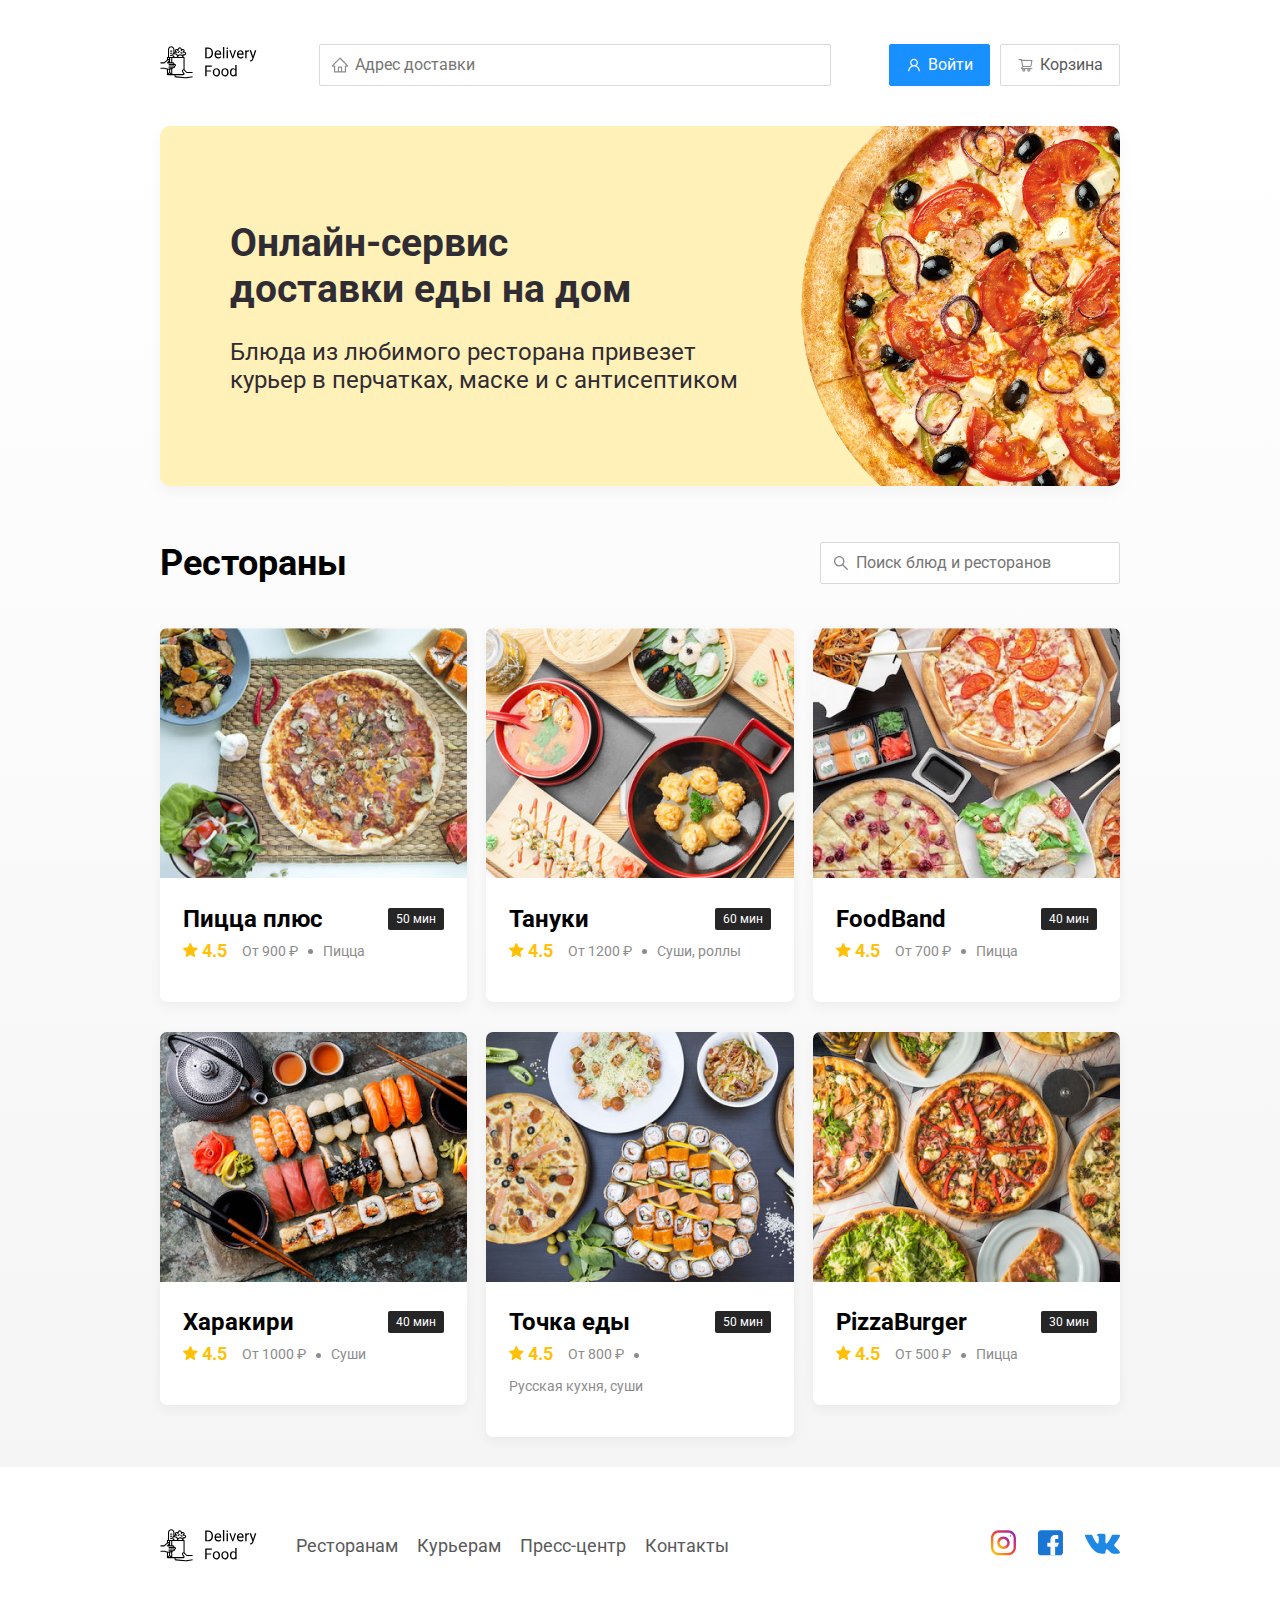
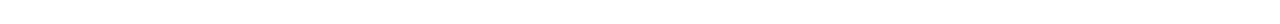
<file: index.html>
<!DOCTYPE html>
<html lang="ru">
	<head>
		<meta charset="UTF-8" />
		<meta name="viewport" content="width=device-width, initial-scale=1.0" />
		<title>Delivery Food - доставка еды на дом</title>
		<link
			href="https://fonts.googleapis.com/css?family=Roboto:400,700&display=swap&subset=cyrillic"
			rel="stylesheet"
		/>
		<link rel="stylesheet" href="css/normalize.css" />
		<link rel="stylesheet" href="css/animate.css" />
		<link rel="stylesheet" href="css/style.css" />
	</head>
	<body>
		<div class="container">
			<header class="header">
				<a href="index.html" class="logo"
					><img src="img/logo.svg" alt="Logo"
				/></a>
				<input
					type="text"
					class="input input-addres"
					placeholder="Адреc доставки"
				/>
				<div class="buttons">
					<button class="button button-primary">
						<img class="button-icon" src="img/user.svg" alt="user" />
						<span class="button-txet">Войти</span>
					</button>
					<button class="button" id="cart-button">
						<img
							class="button-icon"
							src="img/shopping-cart.svg"
							alt="shopping-cart"
						/>
						<span class="button-txet">Корзина</span>
					</button>
				</div>
			</header>
		</div>
		<!-- /.container -->

		<main class="main">
			<div class="container">
				<section class="promo animated fadeInRight delay-0.4s">
					<h1 class="promo-title">
						Онлайн-сервис <br />доставки еды на дом
					</h1>
					<p class="promo-text">
						Блюда из любимого ресторана привезет курьер в перчатках, маске
						и с антисептиком
					</p>
				</section>

				<section class="restaurants">
					<div class="section-heading">
						<h2 class="section-title">Рестораны</h2>
						<input
							type="text"
							class="input input-seach"
							placeholder="Поиск блюд и ресторанов"
						/>
					</div>
					<div class="cards">
						<a href="restaurant.html" class="card">
							<img
								src="img/card-img/01.jpg"
								alt="image"
								class="crad-image"
							/>
							<div class="card-text">
								<div class="card-heading">
									<h3 class="card-title">Пицца плюс</h3>
									<span class="card-tag tag">50 мин</span>
								</div>
								<!-- /.card-heading -->
								<div class="card-info">
									<div class="rating">
										<img
											src="img/rating.svg"
											alt="rating"
											class="rating-star"
										/>
										4.5
									</div>
									<div class="price">От 900 ₽</div>
									<div class="category">Пицца</div>
								</div>
								<!-- /.card-info -->
							</div>
							<!-- /.card-text -->
						</a>
						<!-- /.card -->

						<a href="restaurant.html" class="card">
							<img
								src="img/card-img/02.jpg"
								alt="image"
								class="crad-image"
							/>
							<div class="card-text">
								<div class="card-heading">
									<h3 class="card-title">Тануки</h3>
									<span class="card-tag tag">60 мин</span>
								</div>
								<!-- /.card-heading -->
								<div class="card-info">
									<div class="rating">
										<img
											src="img/rating.svg"
											alt="rating"
											class="rating-star"
										/>
										4.5
									</div>
									<div class="price">От 1200 ₽</div>
									<div class="category">Суши, роллы</div>
								</div>
								<!-- /.card-info -->
							</div>
							<!-- /.card-text -->
						</a>
						<!-- /.card -->

						<a href="restaurant.html" class="card">
							<img
								src="img/card-img/03.jpg"
								alt="image"
								class="crad-image"
							/>
							<div class="card-text">
								<div class="card-heading">
									<h3 class="card-title">FoodBand</h3>
									<span class="card-tag tag">40 мин</span>
								</div>
								<!-- /.card-heading -->
								<div class="card-info">
									<div class="rating">
										<img
											src="img/rating.svg"
											alt="rating"
											class="rating-star"
										/>
										4.5
									</div>
									<div class="price">От 700 ₽</div>
									<div class="category">Пицца</div>
								</div>
								<!-- /.card-info -->
							</div>
							<!-- /.card-text -->
						</a>
						<!-- /.card -->

						<a href="restaurant.html" class="card">
							<img
								src="img/card-img/04.jpg"
								alt="image"
								class="crad-image"
							/>
							<div class="card-text">
								<div class="card-heading">
									<h3 class="card-title">Харакири</h3>
									<span class="card-tag tag">40 мин</span>
								</div>
								<!-- /.card-heading -->
								<div class="card-info">
									<div class="rating">
										<img
											src="img/rating.svg"
											alt="rating"
											class="rating-star"
										/>
										4.5
									</div>
									<div class="price">От 1000 ₽</div>
									<div class="category">Суши</div>
								</div>
								<!-- /.card-info -->
							</div>
							<!-- /.card-text -->
						</a>
						<!-- /.card -->

						<a href="restaurant.html" class="card">
							<img
								src="img/card-img/05.jpg"
								alt="image"
								class="crad-image"
							/>
							<div class="card-text">
								<div class="card-heading">
									<h3 class="card-title">Точка еды</h3>
									<span class="card-tag tag">50 мин</span>
								</div>
								<!-- /.card-heading -->
								<div class="card-info">
									<div class="rating">
										<img
											src="img/rating.svg"
											alt="rating"
											class="rating-star"
										/>
										4.5
									</div>
									<div class="price">От 800 ₽</div>
									<div class="category">Русская кухня, суши</div>
								</div>
								<!-- /.card-info -->
							</div>
							<!-- /.card-text -->
						</a>
						<!-- /.card -->

						<a href="restaurant.html" class="card">
							<img
								src="img/card-img/06.jpg"
								alt="image"
								class="crad-image"
							/>
							<div class="card-text">
								<div class="card-heading">
									<h3 class="card-title">PizzaBurger</h3>
									<span class="card-tag tag">30 мин</span>
								</div>
								<!-- /.card-heading -->
								<div class="card-info">
									<div class="rating">
										<img
											src="img/rating.svg"
											alt="rating"
											class="rating-star"
										/>
										4.5
									</div>
									<div class="price">От 500 ₽</div>
									<div class="category">Пицца</div>
								</div>
								<!-- /.card-info -->
							</div>
							<!-- /.card-text -->
						</a>
						<!-- /.card -->
					</div>
					<!-- /.cards -->
				</section>
			</div>
		</main>

		<footer class="footer">
			<div class="container">
				<div class="footer-block">
					<img src="img/logo.svg " alt="logo" class="logo footer-logo" />
					<nav class="footer-nav">
						<a href="#" class="footer-link">Ресторанам </a>
						<a href="#" class="footer-link">Курьерам</a>
						<a href="#" class="footer-link">Пресс-центр</a>
						<a href="#" class="footer-link">Контакты</a>
					</nav>
					<div class="social-links">
						<a href="https://www.instagram.com" class="social-link"
							><img src="img/instagram.svg" alt="instagram"
						/></a>
						<a href="https://www.facebook.com" class="social-link"
							><img src="img/fb.svg" alt="facebook"
						/></a>
						<a href="https://vk.com" class="social-link"
							><img src="img/vk.svg" alt="vk"
						/></a>
					</div>
				</div>
			</div>
		</footer>

		<div class="modal animated bounceInDown">
			<div class="modal-dialog">
				<div class="modal-header">
					<h3 class="modal-title">Корзина</h3>
					<button class="close">&times</button>
				</div>
				<!-- /.modal-header -->
				<div class="modal-body">
					<div class="food-row">
						<span class="food-name">Ролл угорь стандарт</span>
						<strong class="food-price">250 ₽</strong>
						<div class="food-counter">
							<button class="counter-button">-</button>
							<span class="counter">1</span>
							<button class="counter-button">+</button>
						</div>
					</div>
					<!-- /.foods-row -->
					<div class="food-row">
						<span class="food-name">Ролл угорь стандарт</span>
						<strong class="food-price">250 ₽</strong>
						<div class="food-counter">
							<button class="counter-button">-</button>
							<span class="counter">1</span>
							<button class="counter-button">+</button>
						</div>
					</div>
					<!-- /.foods-row -->
					<div class="food-row">
						<span class="food-name">Ролл угорь стандарт</span>
						<strong class="food-price">250 ₽</strong>
						<div class="food-counter">
							<button class="counter-button">-</button>
							<span class="counter">1</span>
							<button class="counter-button">+</button>
						</div>
					</div>
					<!-- /.foods-row -->
					<div class="food-row">
						<span class="food-name">Ролл угорь стандарт</span>
						<strong class="food-price">250 ₽</strong>
						<div class="food-counter">
							<button class="counter-button">-</button>
							<span class="counter">1</span>
							<button class="counter-button">+</button>
						</div>
					</div>
					<!-- /.foods-row -->
					<div class="food-row">
						<span class="food-name">Ролл угорь стандарт</span>
						<strong class="food-price">250 ₽</strong>
						<div class="food-counter">
							<button class="counter-button">-</button>
							<span class="counter">1</span>
							<button class="counter-button">+</button>
						</div>
					</div>
					<!-- /.foods-row -->
				</div>
				<!-- /.modal-body -->
				<div class="modal-footer">
					<span class="modal-pricetag">1250 ₽</span>
					<div class="footer-buttons">
						<button class="button button-primary">Оформить заказ</button>
						<button class="button">Отмена</button>
					</div>
				</div>
				<!-- /.modal-footer -->
			</div>
			<!-- /.modal-dialog -->
		</div>
		<!-- /.modal -->
		<script src="js/wow.min.js"></script>
		<script src="js/main.js"></script>
	</body>
</html>
</file>
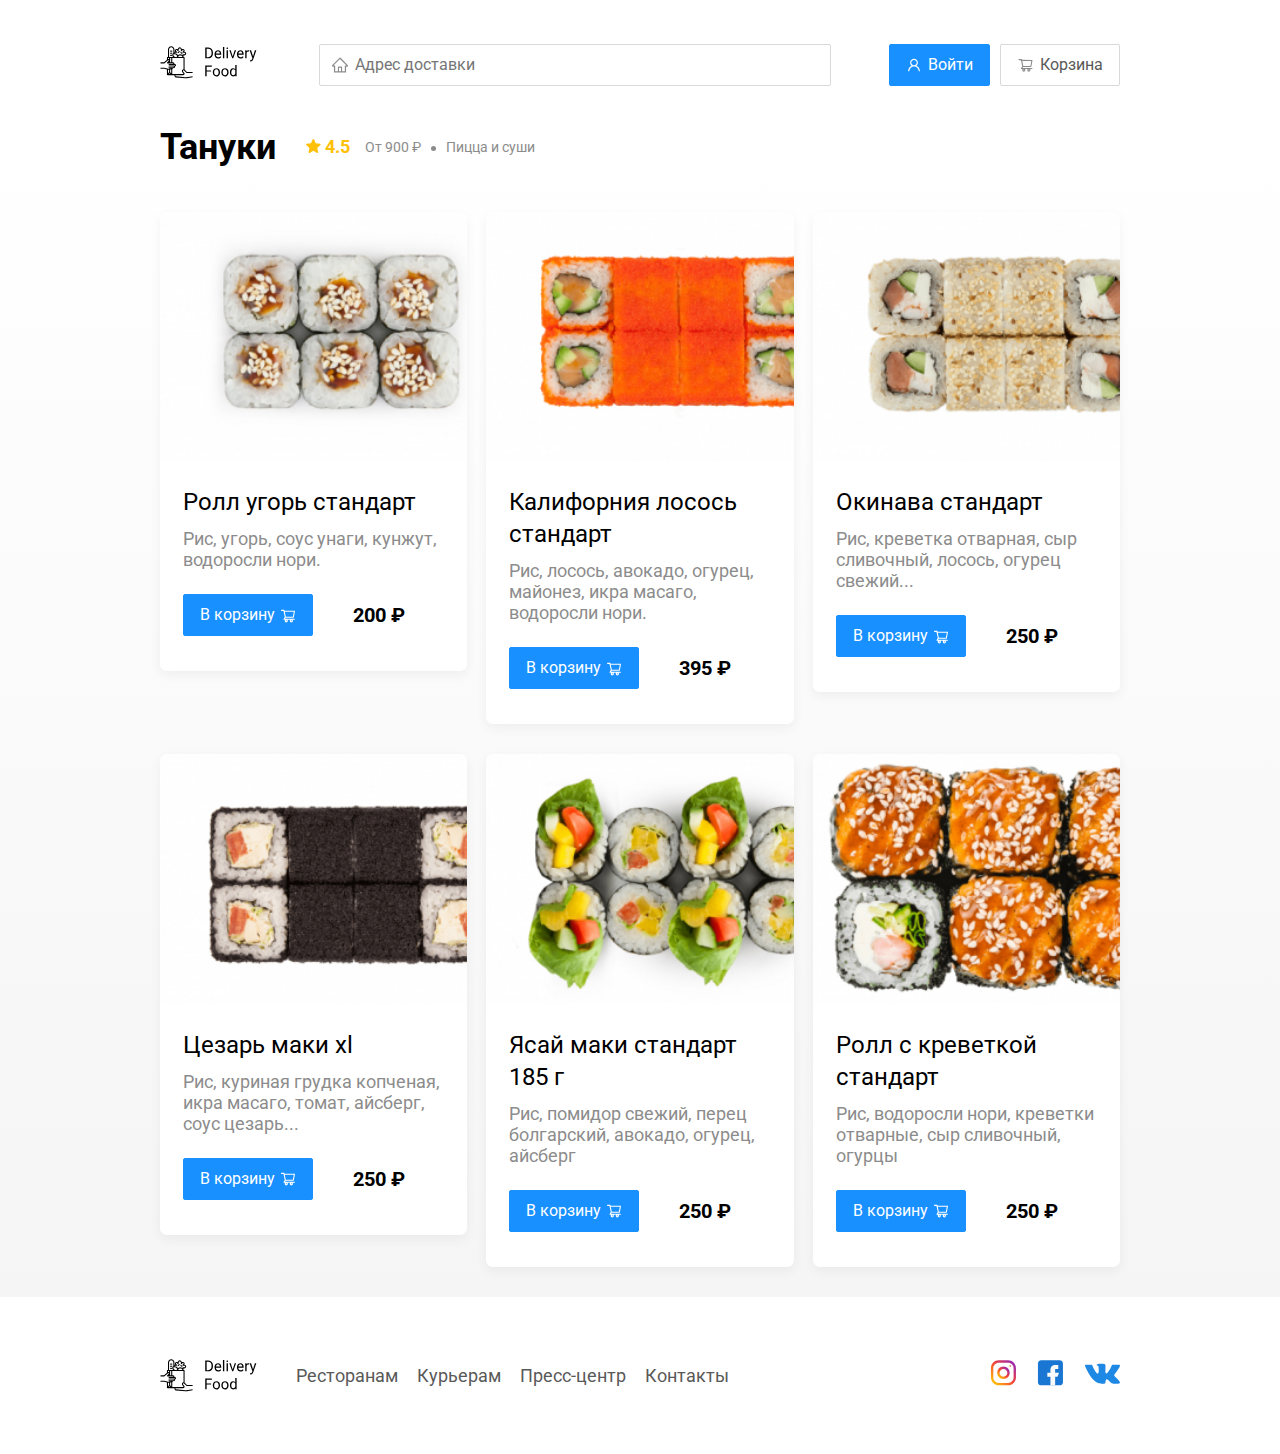
<file: restaurant.html>
<!DOCTYPE html>
<html lang="ru">
<head>
   <meta charset="UTF-8">
   <meta name="viewport" content="width=device-width, initial-scale=1.0">
   <title>PizzaBurger - доставка еды на дом</title>
   <link href="https://fonts.googleapis.com/css?family=Roboto:400,700&display=swap&subset=cyrillic" rel="stylesheet">
   <link rel="stylesheet" href="css/normalize.css">
   <link rel="stylesheet" href="css/animate.css">
   <link rel="stylesheet" href="css/style.css">
</head>
<body>
   <div class="container">
      <header class="header">
         <a href="index.html" class="logo"><img src="img/logo.svg" alt="Logo"></a>
         <input type="text" class="input input-addres" placeholder="Адреc доставки">
         <div class="buttons">
            <button class="button button-primary">
               <img class="button-icon" src="img/user.svg" alt="user">
               <span class="button-txet">Войти</span>
            </button>
            <button class="button" id="cart-button">
               <img class="button-icon" src="img/shopping-cart.svg" alt="shopping-cart">
               <span class="button-txet">Корзина</span>
            </button>
         </div>
      </header>
   </div>
   <!-- /.container -->

   <main class="main">
      <div class="container">
   
         <section class="restaurants">
            <div class="section-heading">
               <h2 class="section-title">Тануки</h2>
               <div class="card-info">
                  <div class="rating"><img src="img/rating.svg" alt="rating" class="rating-star"> 4.5</div>
                  <div class="price">От 900 ₽</div>
                  <div class="category">Пицца и суши</div>
               </div>
               <!-- /.card-info -->
            </div>
            <div class="cards">
               <div class="card wow fadeInUp" data-wow-delay="0.2s">
                  <img src="img/rest-card-img/01.jpg" alt="image" class="crad-image">
                  <div class="card-text">
                     <div class="card-heading">
                        <h3 class="card-title card-title-reg">Ролл угорь стандарт</h3>
                        </div>
                     <!-- /.card-heading -->
                     <div class="card-info">
                        <div class="ingredients">Рис, угорь, соус унаги, кунжут, водоросли нори.</div>
                     </div>
                     <!-- /.card-info -->
                     <div class="card-buttons">
                        <button class="button button-primary">
                           <span class="button-card-text">В корзину</span>
                           <img 
                              src="img/shopping-cart-white.svg" 
                              alt="shopping-cart" 
                              class="button-caard-image">
                        </button>
                        <strong class="card-price-bold"> 200 ₽</strong>
                     </div>
                  </div>
                  <!-- /.card-text -->
               </div>
               <!-- /.card -->
   
               <div class="card card wow fadeInUp" data-wow-delay="0.4s">
                  <img src="img/rest-card-img/02.jpg" alt="image" class="crad-image">
                  <div class="card-text">
                     <div class="card-heading">
                        <h3 class="card-title card-title-reg">Калифорния лосось стандарт</h3>
                        </div>
                     <!-- /.card-heading -->
                     <div class="card-info">
                        <div class="ingredients">Рис, лосось, авокадо, огурец, майонез, икра масаго, водоросли нори.</div>
                     </div>
                     <!-- /.card-info -->
                     <div class="card-buttons">
                        <button class="button button-primary">
                           <span class="button-card-text">В корзину</span>
                           <img 
                              src="img/shopping-cart-white.svg" 
                              alt="shopping-cart" 
                              class="button-caard-image">
                        </button>
                        <strong class="card-price-bold"> 395 ₽</strong>
                     </div>
                  </div>
                  <!-- /.card-text -->
               </div>
               <!-- /.card -->
   
               <div class="card card wow fadeInUp" data-wow-delay="0.6s">
                  <img src="img/rest-card-img/03.jpg" alt="image" class="crad-image">
                  <div class="card-text">
                     <div class="card-heading">
                        <h3 class="card-title card-title-reg">Окинава стандарт</h3>
                        </div>
                     <!-- /.card-heading -->
                     <div class="card-info">
                        <div class="ingredients"> Рис, креветка отварная, сыр сливочный, лосось, огурец свежий...</div>
                     </div>
                     <!-- /.card-info -->
                     <div class="card-buttons">
                        <button class="button button-primary">
                           <span class="button-card-text">В корзину</span>
                           <img 
                              src="img/shopping-cart-white.svg" 
                              alt="shopping-cart" 
                              class="button-caard-image">
                        </button>
                        <strong class="card-price-bold"> 250 ₽</strong>
                     </div>
                  </div>
                  <!-- /.card-text -->
               </div>
               <!-- /.card -->
   
               <div class="card card wow fadeInUp" data-wow-delay="0.2s">
                  <img src="img/rest-card-img/04.jpg" alt="image" class="crad-image">
                  <div class="card-text">
                     <div class="card-heading">
                        <h3 class="card-title card-title-reg">Цезарь маки хl</h3>
                        </div>
                     <!-- /.card-heading -->
                     <div class="card-info">
                        <div class="ingredients">Рис, куриная грудка копченая, икра масаго, томат, айсберг, соус цезарь...</div>
                     </div>
                     <!-- /.card-info -->
                     <div class="card-buttons">
                        <button class="button button-primary">
                           <span class="button-card-text">В корзину</span>
                           <img 
                              src="img/shopping-cart-white.svg" 
                              alt="shopping-cart" 
                              class="button-caard-image">
                        </button>
                        <strong class="card-price-bold"> 250 ₽</strong>
                     </div>
                  </div>
                  <!-- /.card-text -->
               </div>
               <!-- /.card -->
   
               <div class="card card wow fadeInUp" data-wow-delay="0.4s">
                  <img src="img/rest-card-img/05.jpg" alt="image" class="crad-image">
                  <div class="card-text">
                     <div class="card-heading">
                        <h3 class="card-title card-title-reg">Ясай маки стандарт 185 г</h3>
                        </div>
                     <!-- /.card-heading -->
                     <div class="card-info">
                        <div class="ingredients">Рис, помидор свежий, перец болгарский, авокадо, огурец, айсберг</div>
                     </div>
                     <!-- /.card-info -->
                     <div class="card-buttons">
                        <button class="button button-primary">
                           <span class="button-card-text">В корзину</span>
                           <img 
                              src="img/shopping-cart-white.svg" 
                              alt="shopping-cart" 
                              class="button-caard-image">
                        </button>
                        <strong class="card-price-bold"> 250 ₽</strong>
                     </div>
                  </div>
                  <!-- /.card-text -->
               </div>
               <!-- /.card -->
   
               <div class="card card wow fadeInUp" data-wow-delay="0.6s">
                  <img src="img/rest-card-img/06.jpg" alt="image" class="crad-image">
                  <div class="card-text">
                     <div class="card-heading">
                        <h3 class="card-title card-title-reg">Ролл с креветкой стандарт</h3>
                        </div>
                     <!-- /.card-heading -->
                     <div class="card-info">
                        <div class="ingredients">Рис, водоросли нори, креветки отварные, сыр сливочный, огурцы</div>
                     </div>
                     <!-- /.card-info -->
                     <div class="card-buttons">
                        <button class="button button-primary">
                           <span class="button-card-text">В корзину</span>
                           <img 
                              src="img/shopping-cart-white.svg" 
                              alt="shopping-cart" 
                              class="button-caard-image">
                        </button>
                        <strong class="card-price-bold"> 250 ₽</strong>
                     </div>
                  </div>
                  <!-- /.card-text -->
               </div>
               <!-- /.card -->
            </div>
            <!-- /.cards -->
         </section>
      </div>
   </main>

   <footer class="footer">
      <div class="container">
         <div class="footer-block">
            <img src="img/logo.svg " alt="logo" class="logo footer-logo">
            <nav class="footer-nav">
               <a href="#" class="footer-link">Ресторанам </a>
               <a href="#" class="footer-link">Курьерам</a>
               <a href="#" class="footer-link">Пресс-центр</a>
               <a href="#" class="footer-link">Контакты</a>
            </nav>
            <div class="social-links">
               <a href="#" class="social-link"><img src="img/instagram.svg" alt="instagram"></a>
               <a href="#" class="social-link"><img src="img/fb.svg" alt="facebook"></a>
               <a href="#" class="social-link"><img src="img/vk.svg" alt="vk"></a>
            </div>
         </div>
      </div>
   </footer>
   
   <div class="modal animated bounceInDown">
      <div class="modal-dialog">
         <div class="modal-header">
            <h3 class="modal-title">Корзина</h3>
            <button class="close">&times</button>
         </div>
         <!-- /.modal-header -->
         <div class="modal-body">
            <div class="food-row">
               <span class="food-name">Ролл угорь стандарт</span>
               <strong class="food-price">250 ₽</strong>
               <div class="food-counter">
                  <button class="counter-button">-</button>
                  <span class="counter">1</span>
                  <button class="counter-button">+</button>
               </div>
            </div>
            <!-- /.foods-row -->
            <div class="food-row">
               <span class="food-name">Ролл угорь стандарт</span>
               <strong class="food-price">250 ₽</strong>
               <div class="food-counter">
                  <button class="counter-button">-</button>
                  <span class="counter">1</span>
                  <button class="counter-button">+</button>
               </div>
            </div>
            <!-- /.foods-row -->
            <div class="food-row">
               <span class="food-name">Ролл угорь стандарт</span>
               <strong class="food-price">250 ₽</strong>
               <div class="food-counter">
                  <button class="counter-button">-</button>
                  <span class="counter">1</span>
                  <button class="counter-button">+</button>
               </div>
            </div>
            <!-- /.foods-row -->
            <div class="food-row">
               <span class="food-name">Ролл угорь стандарт</span>
               <strong class="food-price">250 ₽</strong>
               <div class="food-counter">
                  <button class="counter-button">-</button>
                  <span class="counter">1</span>
                  <button class="counter-button">+</button>
               </div>
            </div>
            <!-- /.foods-row -->
            <div class="food-row">
               <span class="food-name">Ролл угорь стандарт</span>
               <strong class="food-price">250 ₽</strong>
               <div class="food-counter">
                  <button class="counter-button">-</button>
                  <span class="counter">1</span>
                  <button class="counter-button">+</button>
               </div>
            </div>
            <!-- /.foods-row -->
         </div>
         <!-- /.modal-body -->
         <div class="modal-footer">
            <span class="modal-pricetag">1250 ₽</span>
            <div class="footer-buttons">
               <button class="button button-primary">Оформить заказ</button>
               <button class="button">Отмена</button>
            </div>
         </div>
         <!-- /.modal-footer -->
      </div>
      <!-- /.modal-dialog -->
   </div>
   <!-- /.modal -->
   <script src="js/wow.min.js"></script>
   <script src="js/main.js"></script>
</body>
</html>
</file>
<file: css/style.css>
* {
	box-sizing: border-box;
}
body {
	font-family: "Roboto", sans-serif;
	padding-top: 44px;
}
.container {
	max-width: 1200px;
	margin: auto;
}
.header {
	display: flex;
	align-items: center;
	justify-content: space-between;
	margin-bottom: 40px;
}
.input {
	background: #ffffff;
	border: 1px solid #d9d9d9;
	border-radius: 2px;
	font-size: 16px;
	line-height: 24px;
	padding: 8px;
	padding-left: 35px;
	background-repeat: no-repeat;
	background-position: left 11px center;
}
.input-addres {
	flex: 0.8;
	background-image: url(../img/home.svg);
}
.input-seach {
	width: 300px;
	background-image: url(../img/search.svg);
	margin-left: auto;
}
.buttons {
	display: flex;
	align-items: center;
}
.button {
	display: flex;
	align-items: center;
	padding: 8px 16px;
	background: #ffffff;
	border: 1px solid #d9d9d9;
	box-shadow: 0px 0px 2px rgba(0, 0, 0, 0.0015);
	border-radius: 2px;
	color: #595959;
	font-size: 16px;
	line-height: 24px;
	cursor: pointer;
}
.button-primary {
	background: #1890ff;
	border: 1px solid #1890ff;
	color: #fff;
	margin-right: 10px;
}
.button-icon {
	margin-right: 6px;
}
.button-card-text {
	margin-right: 5px;
}

/* ======================================================================================================== */

.promo {
	box-shadow: 0px 7px 12px rgba(158, 158, 163, 0.1);
	background: #fff1b8 url(../img/promo-image.png) no-repeat top -100px right -247px /
		924px;
	border-radius: 10px;
	padding: 68px 70px;
	margin-bottom: 56px;
}
.promo-title {
	font-weight: bold;
	font-size: 39px;
	line-height: 46px;
	color: #302c34;
}
.promo-text {
	font-weight: normal;
	font-size: 24px;
	line-height: 28px;
	color: #302c34;
	max-width: 538px;
}

/* ======================================================================================================== */

.main {
	background: linear-gradient(
		180deg,
		rgba(245, 245, 245, 0) 1.04%,
		#f5f5f5 100%
	);
}
.section-heading {
	display: flex;
	align-items: center;
	margin-bottom: 44px;
}
.section-title {
	margin: 0;
	font-style: normal;
	font-weight: bold;
	font-size: 36px;
	line-height: 42px;
	margin-right: 30px;
}
.cards {
	display: flex;
	flex-wrap: wrap;
	justify-content: space-between;
	align-items: flex-start;
}
.card {
	background: #ffffff;
	box-shadow: 0px 4px 12px rgba(0, 0, 0, 0.05);
	border-radius: 7px;
	overflow: hidden;
	margin-bottom: 30px;
	flex-basis: 32%;
	text-decoration: none;
	color: #000;
}
.crad-image {
	width: 384px;
	height: 250px;
	object-fit: cover;
}
.card-text {
	padding: 20px 23px 35px 23px;
}
.card-heading {
	display: flex;
	justify-content: space-between;
	align-items: center;
}
.card-title {
	margin: 0;
	font-style: normal;
	font-weight: bold;
	font-size: 24px;
	line-height: 32px;
}
.card-title-reg {
	font-weight: 400;
	margin-bottom: 10px;
}
.card-tag {
	font-style: normal;
	font-weight: normal;
	font-size: 12px;
	line-height: 20px;
	color: #ffffff;
	background: #262626;
	border-radius: 2px;
	padding: 1px 8px;
}
.card-info {
	display: flex;
	align-items: center;
	flex-wrap: wrap;
}
.card-buttons {
	display: flex;
	align-items: center;
	margin-top: 24px;
}
.card-price-bold {
	font-weight: bold;
	font-size: 20px;
	line-height: 32px;
	color: #000000;
	margin-left: 30px;
}
.rating {
	margin-right: 26px;
	font-style: normal;
	font-weight: bold;
	font-size: 18px;
	line-height: 32px;
	color: #ffc107;
}
.price,
.category {
	font-style: normal;
	font-weight: normal;
	font-size: 18px;
	line-height: 32px;
	color: #8c8c8c;
}
.ingredients {
	font-size: 18px;
	line-height: 21px;
	color: #8c8c8c;
}
.category {
	text-overflow: ellipsis;
	overflow: hidden;
	white-space: nowrap;
	max-width: 150px;
}
.price {
	margin-right: 10px;
}
.price:after {
	content: "";
	width: 5px;
	height: 5px;
	background-color: #8c8c8c;
	display: inline-block;
	vertical-align: middle;
	border-radius: 50%;
	margin-left: 10px;
}

/* ======================================================================================================== */

.footer {
	padding: 60px 0;
}
.footer-block {
	display: flex;
	align-items: center;
	justify-content: space-between;
}
.footer-nav {
	margin-left: 35px;
	margin-right: auto;
}
.footer-link {
	display: inline-block;
	color: #595959;
	font-style: normal;
	font-weight: normal;
	font-size: 18px;
	line-height: 21px;
	text-decoration: none;
}
.footer-link:not(:last-child) {
	margin-right: 15px;
}
.social-links {
	display: flex;
	align-items: center;
}
.social-link:not(:last-child) {
	margin-right: 21px;
}

/* ====================================================================== */
.modal {
	position: fixed;
	top: 0;
	left: 0;
	width: 100%;
	height: 100%;
	background: rgba(0, 0, 0, 0.4);
	display: none;
}
.is-open {
	display: flex;
}
.modal-dialog {
	max-width: 780px;
	width: 95%;
	background: #ffffff;
	border-radius: 5px;
	margin: auto;
	padding: 40px 45px;
}
.modal-header {
	display: flex;
	align-items: center;
	justify-content: space-between;
	margin-bottom: 45px;
}
.modal-title {
	margin: 0;
	font-weight: bold;
	font-size: 36px;
	line-height: 42px;
}
.close {
	font-size: 36px;
	border: none;
	background-color: transparent;
	cursor: pointer;
}
.modal-body {
	margin-bottom: 52px;
}
.food-row {
	display: flex;
	align-items: flex-start;
	justify-content: space-between;
	padding-bottom: 8px;
	border-bottom: 1px solid #d9d9d9;
	margin-bottom: 15px;
}
.food-name {
	font-weight: normal;
	font-size: 18px;
	line-height: 32px;
}
.food-price {
	margin-left: auto;
	margin-right: 47px;
	font-weight: bold;
	font-size: 20px;
	line-height: 32px;
}
.food-counter {
	display: flex;
	align-items: center;
}
.counter-button {
	display: flex;
	align-items: center;
	justify-content: center;
	width: 39px;
	height: 32px;
	background: #ffffff;
	border: 1px solid #40a9ff;
	box-sizing: border-box;
	border-radius: 2px;
	font-weight: normal;
	font-size: 14px;
	line-height: 22px;
	color: #40a9ff;
}
.counter {
	font-size: 16px;
	line-height: 24px;
	margin: 0 10px;
}
.modal-footer {
	display: flex;
	align-items: center;
	justify-content: space-between;
}
.modal-pricetag {
	padding: 15px 20px;
	background: #262626;
	border-radius: 5px;
	font-size: 20px;
	line-height: 23px;
	color: #fafafa;
}
.footer-buttons {
	display: flex;
	align-items: center;
}

/* ====================================================================== */

@media (max-width: 1366px) {
	.container {
		max-width: 960px;
	}
	.promo {
		background-position: center right -300px;
		background-size: 750px;
	}
	.rating {
		margin-right: 15px;
	}
	.category,
	.price {
		font-size: 14px;
	}
}
@media (max-width: 992px) {
	.container {
		max-width: 750px;
	}
	.promo {
		padding: 50px;
		background-size: 500px;
		background-position: center right -200px;
	}
	.promo-text {
		font-size: 18px;
		max-width: 400px;
	}
	.card {
		flex-basis: 49%;
	}
	.footer-link {
		font-size: 16px;
	}
}
@media (max-width: 768px) {
	.container {
		max-width: 560px;
	}
	.card-info {
		flex-wrap: wrap;
	}
	.card .rating {
		flex-basis: 100%;
	}
	.card-title {
		font-size: 18px;
	}
	.promo {
		background-size: 400px;
		background-position: bottom 50px right -200px;
	}
	.promo-title {
		font-size: 24px;
		line-height: 1.4;
	}
	.promo-text {
		margin: 0;
	}
	.modal-header {
		margin-bottom: 30px;
	}
	.modal-title {
		font-size: 36px;
	}
}
@media (max-width: 578px) {
	.container {
		width: 90%;
	}
	.header {
		flex-wrap: wrap;
	}
	.input-addres {
		margin-top: 10px;
		order: 5;
		flex: 1;
	}
	.promo {
		background-image: none;
	}
	.promo-title {
		margin-bottom: 10px;
	}
	.section-title {
		font-size: 20px;
	}
	.card {
		flex-basis: 100%;
	}
	.crad-image {
		width: 100%;
	}
	.footer {
		padding: 30px 0;
	}
	.footer-block {
		align-items: flex-start;
	}
	.footer-nav {
		margin-left: 0;
		margin-right: 0;
		order: 0;
		display: flex;
		flex-direction: column;
	}
	.footer-logo {
		margin-right: 15px;
		order: 1;
	}
	.social-links {
		order: 2;
	}
	.modal-dialog {
		padding: 30px 35px;
	}
	.modal-header {
		margin-bottom: 25px;
	}
	.modal-title {
		font-size: 28px;
	}
	.modal-body {
		margin-bottom: 30px;
	}
	.food-name {
		font-size: 16px;
	}
	.food-price {
		margin-right: 16px;
		font-size: 18px;
	}
	.modal-pricetag {
		padding: 10px 15px;
		font-size: 16px;
		margin-right: 10px;
	}
}
@media (max-width: 480px) {
	.button-txet {
		display: none;
	}
	.button-icon {
		margin: 0;
	}
	.button {
		min-height: 40px;
	}
	.promo {
		padding: 20px;
	}
	.section-heading {
		flex-wrap: wrap;
	}
	.footer-block {
		flex-wrap: wrap;
		flex-direction: column;
		align-items: center;
	}
	.footer-logo {
		order: 0;
		margin-bottom: 20px;
	}
	.footer-nav {
		margin-bottom: 20px;
		text-align: center;
	}
	.footer-link:not(:last-child) {
		margin-right: 0;
	}
	.modal-dialog {
		padding: 20px 25px;
	}
	.modal-header {
		margin-bottom: 15px;
	}
	.modal-title {
		font-size: 24px;
	}
	.modal-body {
		margin-bottom: 15px;
	}
	.food-row {
		flex-wrap: wrap;
		margin-bottom: 10px;
	}
	.food-price {
		margin-right: 16px;
		font-size: 16px;
	}
	.modal-footer {
		flex-wrap: wrap;
		justify-content: center;
		align-items: flex-start;
	}
	.modal-pricetag {
		padding: 10px 15px;
		font-size: 16px;
		margin-bottom: 10px;
	}
}
</file>
